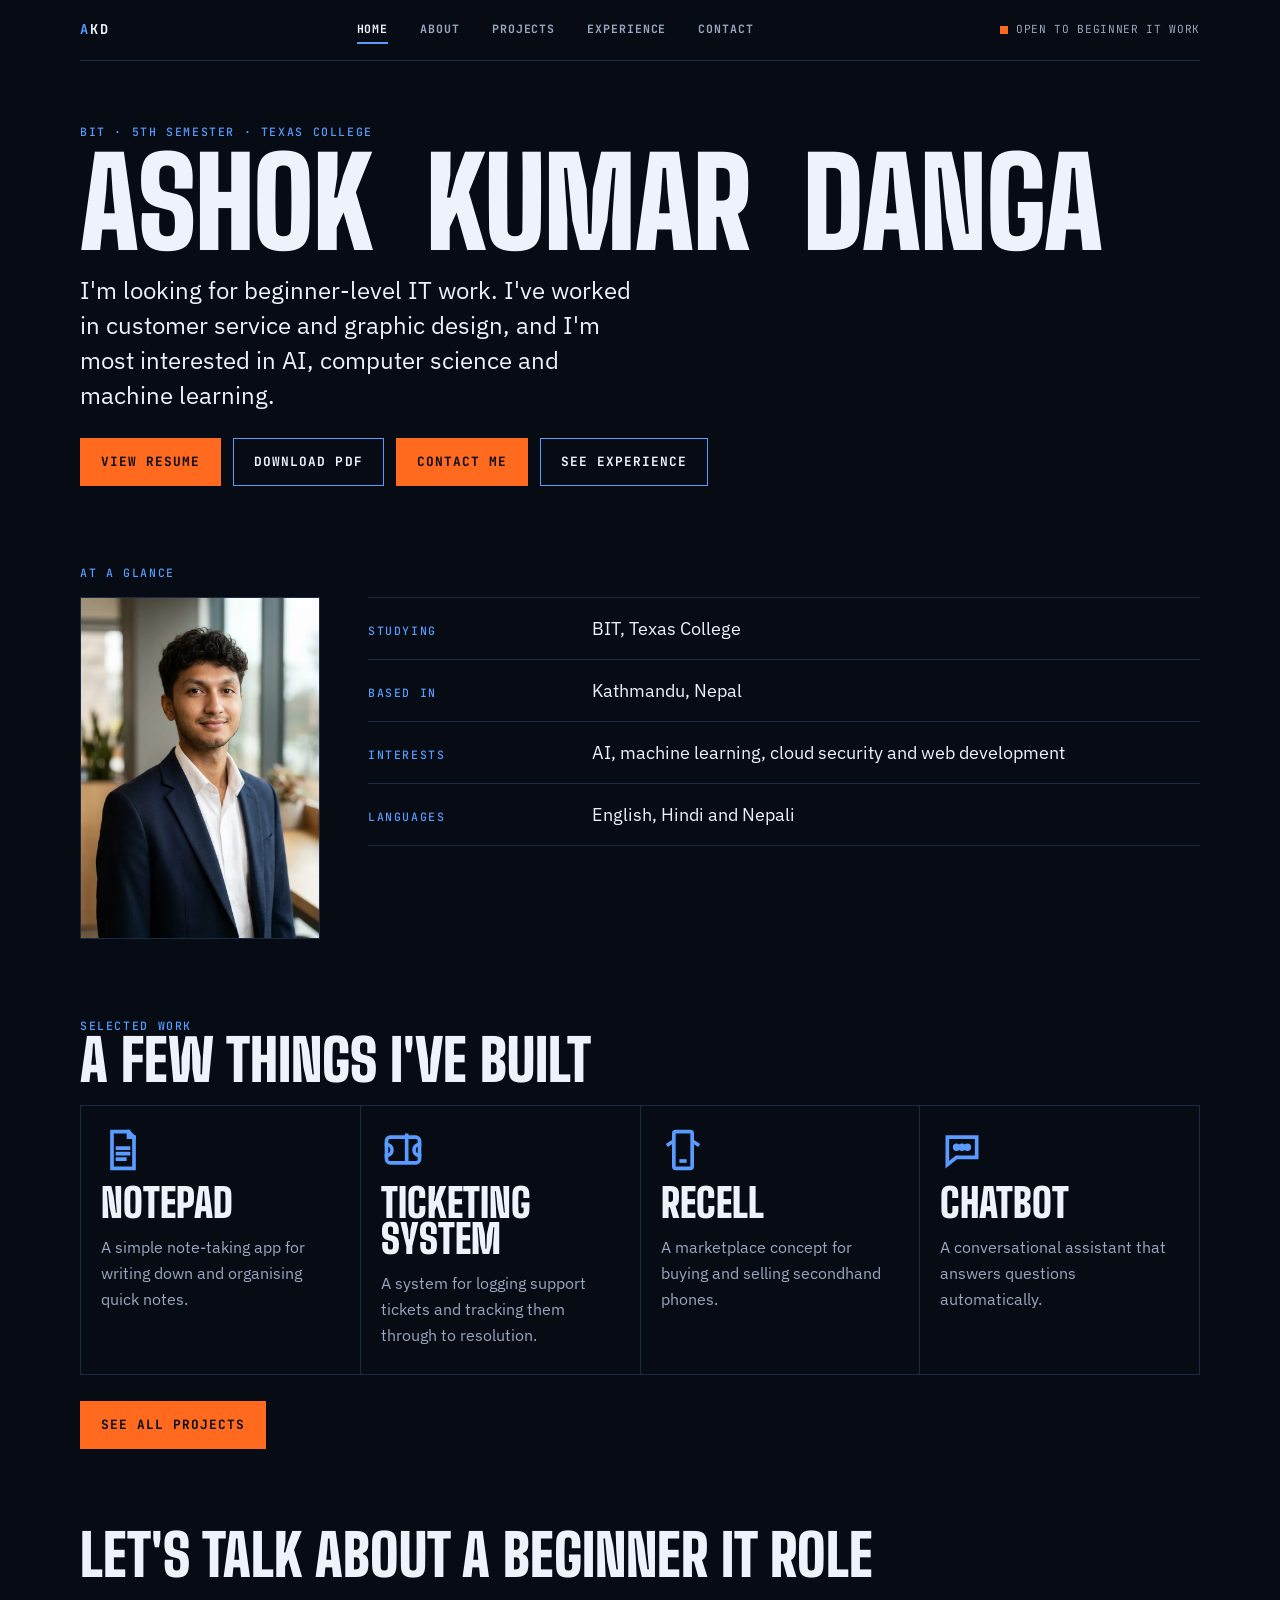
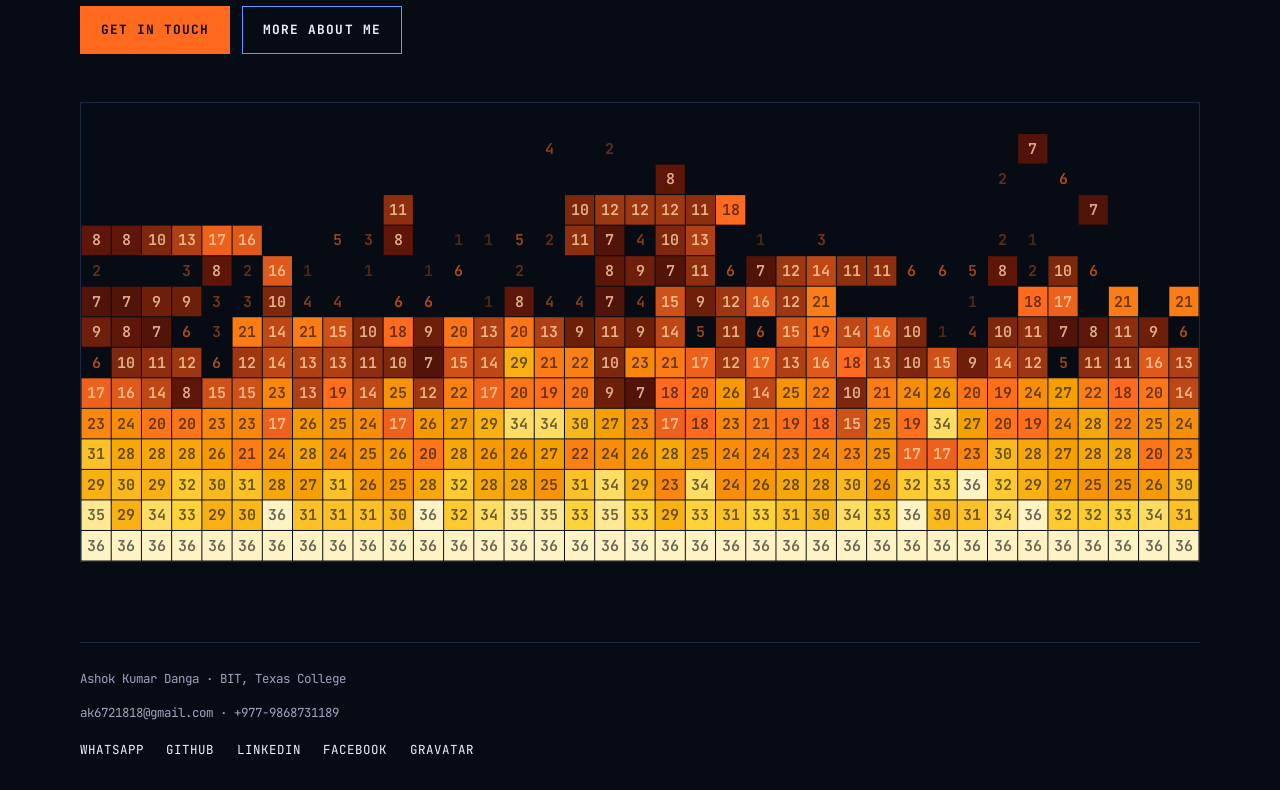
<file: index.html>
<!doctype html>
<html lang="en">
<head>
<meta charset="utf-8">
<meta name="viewport" content="width=device-width, initial-scale=1">
<title>Ashok Kumar Danga</title>
<meta name="description" content="Portfolio of Ashok Kumar Danga, a BIT student at Texas College looking for beginner-level IT work.">
<meta name="theme-color" content="#070b14">
<meta name="color-scheme" content="dark">
<link rel="preconnect" href="https://fonts.googleapis.com">
<link rel="preconnect" href="https://fonts.gstatic.com" crossorigin>
<link rel="stylesheet" href="https://fonts.googleapis.com/css2?family=Big+Shoulders+Display:wght@700;900&family=IBM+Plex+Sans:wght@400;600&family=JetBrains+Mono:wght@400;500;700&display=swap">
<link rel="stylesheet" href="style.css">
</head>
<body>
<a class="skip" href="#main">Skip to content</a>

<header class="top wrap">
  <a class="brand" href="index.html" aria-label="Ashok Kumar Danga, home"><b>A</b>KD</a>
  <nav class="nav" aria-label="Main">
    <a href="index.html" aria-current="page"><span class="roll"><span data-t="Home">Home</span></span></a>
    <a href="about.html"><span class="roll"><span data-t="About">About</span></span></a>
    <a href="projects.html"><span class="roll"><span data-t="Projects">Projects</span></span></a>
    <a href="experience.html"><span class="roll"><span data-t="Experience">Experience</span></span></a>
    <a href="contact.html"><span class="roll"><span data-t="Contact">Contact</span></span></a>
  </nav>
  <span class="status"><i class="dot" aria-hidden="true"></i>Open to beginner IT work</span>
</header>

<main id="main">
  <section class="hero wrap">
    <p class="label" data-scramble>BIT · 5th semester · Texas College</p>
    <h1 class="name" data-scramble data-heat><span class="w">Ashok</span> <span class="w">Kumar</span> <span class="w">Danga</span></h1>
    <p class="lead">I'm looking for beginner-level IT work. I've worked in customer service and graphic design, and I'm most interested in AI, computer science and machine learning.</p>
    <div class="actions">
      <a class="btn btn--solid" href="resume.html">View resume</a>
      <a class="btn" href="resume.pdf" download>Download PDF</a>
      <a class="btn btn--solid" href="contact.html"><span class="roll"><span data-t="Contact me">Contact me</span></span></a>
      <a class="btn" href="experience.html"><span class="roll"><span data-t="See experience">See experience</span></span></a>
    </div>

  </section>


  <section class="section wrap">
    <p class="label">At a glance</p>
    <div class="glance">
      <img class="photo glance-photo" src="img/ashok-800.webp" width="800" height="1142" alt="Ashok Kumar Danga" loading="lazy">
      <dl class="facts">
        <div><dt>Studying</dt><dd>BIT, Texas College</dd></div>
        <div><dt>Based in</dt><dd>Kathmandu, Nepal</dd></div>
        <div><dt>Interests</dt><dd>AI, machine learning, cloud security and web development</dd></div>
        <div><dt>Languages</dt><dd>English, Hindi and Nepali</dd></div>
      </dl>
    </div>
  </section>

  <section class="section wrap">
    <p class="label" data-scramble>Selected work</p>
    <h2 class="h2" data-scramble>A few things I've built</h2>
    <ul class="cards">
      <li class="card">
        <svg class="card-icon" viewBox="0 0 24 24" aria-hidden="true"><path d="M6 2h9l3 3v17H6z"/><path d="M15 2v3h3"/><path d="M9 11h6M9 14h6M9 17h4"/></svg>
        <h3 class="card-title">Notepad</h3>
        <p>A simple note-taking app for writing down and organising quick notes.</p>
      </li>
      <li class="card">
        <svg class="card-icon" viewBox="0 0 24 24" aria-hidden="true"><path d="M3 9v6M21 9v6"/><path d="M3 7a2 2 0 0 1 2-2h14a2 2 0 0 1 2 2v2a2 2 0 0 0 0 6v2a2 2 0 0 1-2 2H5a2 2 0 0 1-2-2v-2a2 2 0 0 0 0-6z"/><path d="M14 4v16" stroke-dasharray="2 2"/></svg>
        <h3 class="card-title">Ticketing system</h3>
        <p>A system for logging support tickets and tracking them through to resolution.</p>
      </li>
      <li class="card">
        <svg class="card-icon" viewBox="0 0 24 24" aria-hidden="true"><rect x="7" y="2" width="10" height="20" rx="1"/><path d="M11 18h2"/><path d="M4 9l3-2M20 9l-3-2" stroke-dasharray="2 2"/></svg>
        <h3 class="card-title">Recell</h3>
        <p>A marketplace concept for buying and selling secondhand phones.</p>
      </li>
      <li class="card">
        <svg class="card-icon" viewBox="0 0 24 24" aria-hidden="true"><path d="M4 5h16v11H9l-5 4z"/><circle cx="9" cy="10.5" r="1"/><circle cx="12" cy="10.5" r="1"/><circle cx="15" cy="10.5" r="1"/></svg>
        <h3 class="card-title">Chatbot</h3>
        <p>A conversational assistant that answers questions automatically.</p>
      </li>
    </ul>
    <div class="actions">
      <a class="btn btn--solid" href="projects.html"><span class="roll"><span data-t="See all projects">See all projects</span></span></a>
    </div>
  </section>

  <section class="section wrap">
    <h2 class="h2" data-scramble>Let's talk about a beginner IT role</h2>
    <div class="actions">
      <a class="btn btn--solid" href="contact.html"><span class="roll"><span data-t="Get in touch">Get in touch</span></span></a>
      <a class="btn" href="about.html"><span class="roll"><span data-t="More about me">More about me</span></span></a>
    </div>
  </section>
  <div class="fire-wrap wrap">
    <canvas class="fire" data-fire data-source="36" aria-hidden="true"></canvas>
  </div>
</main>

<footer class="foot wrap">
  <p>Ashok Kumar Danga · BIT, Texas College</p>
  <p>ak6721818@gmail.com · +977-9868731189</p>
  <ul class="foot-links">
    <li><a href="https://wa.me/9779868731189" target="_blank" rel="noopener" data-social="whatsapp"><span class="roll"><span data-t="WhatsApp">WhatsApp</span></span></a></li>
    <li data-social="github" hidden><a><span class="roll"><span data-t="GitHub">GitHub</span></span></a></li>
    <li data-social="linkedin" hidden><a><span class="roll"><span data-t="LinkedIn">LinkedIn</span></span></a></li>
    <li data-social="facebook" hidden><a><span class="roll"><span data-t="Facebook">Facebook</span></span></a></li>
    <li data-social="gravatar" hidden><a><span class="roll"><span data-t="Gravatar">Gravatar</span></span></a></li>
  </ul>
</footer>

<script src="config.js"></script>
<script src="effects.js"></script>
</body>
</html>
</file>
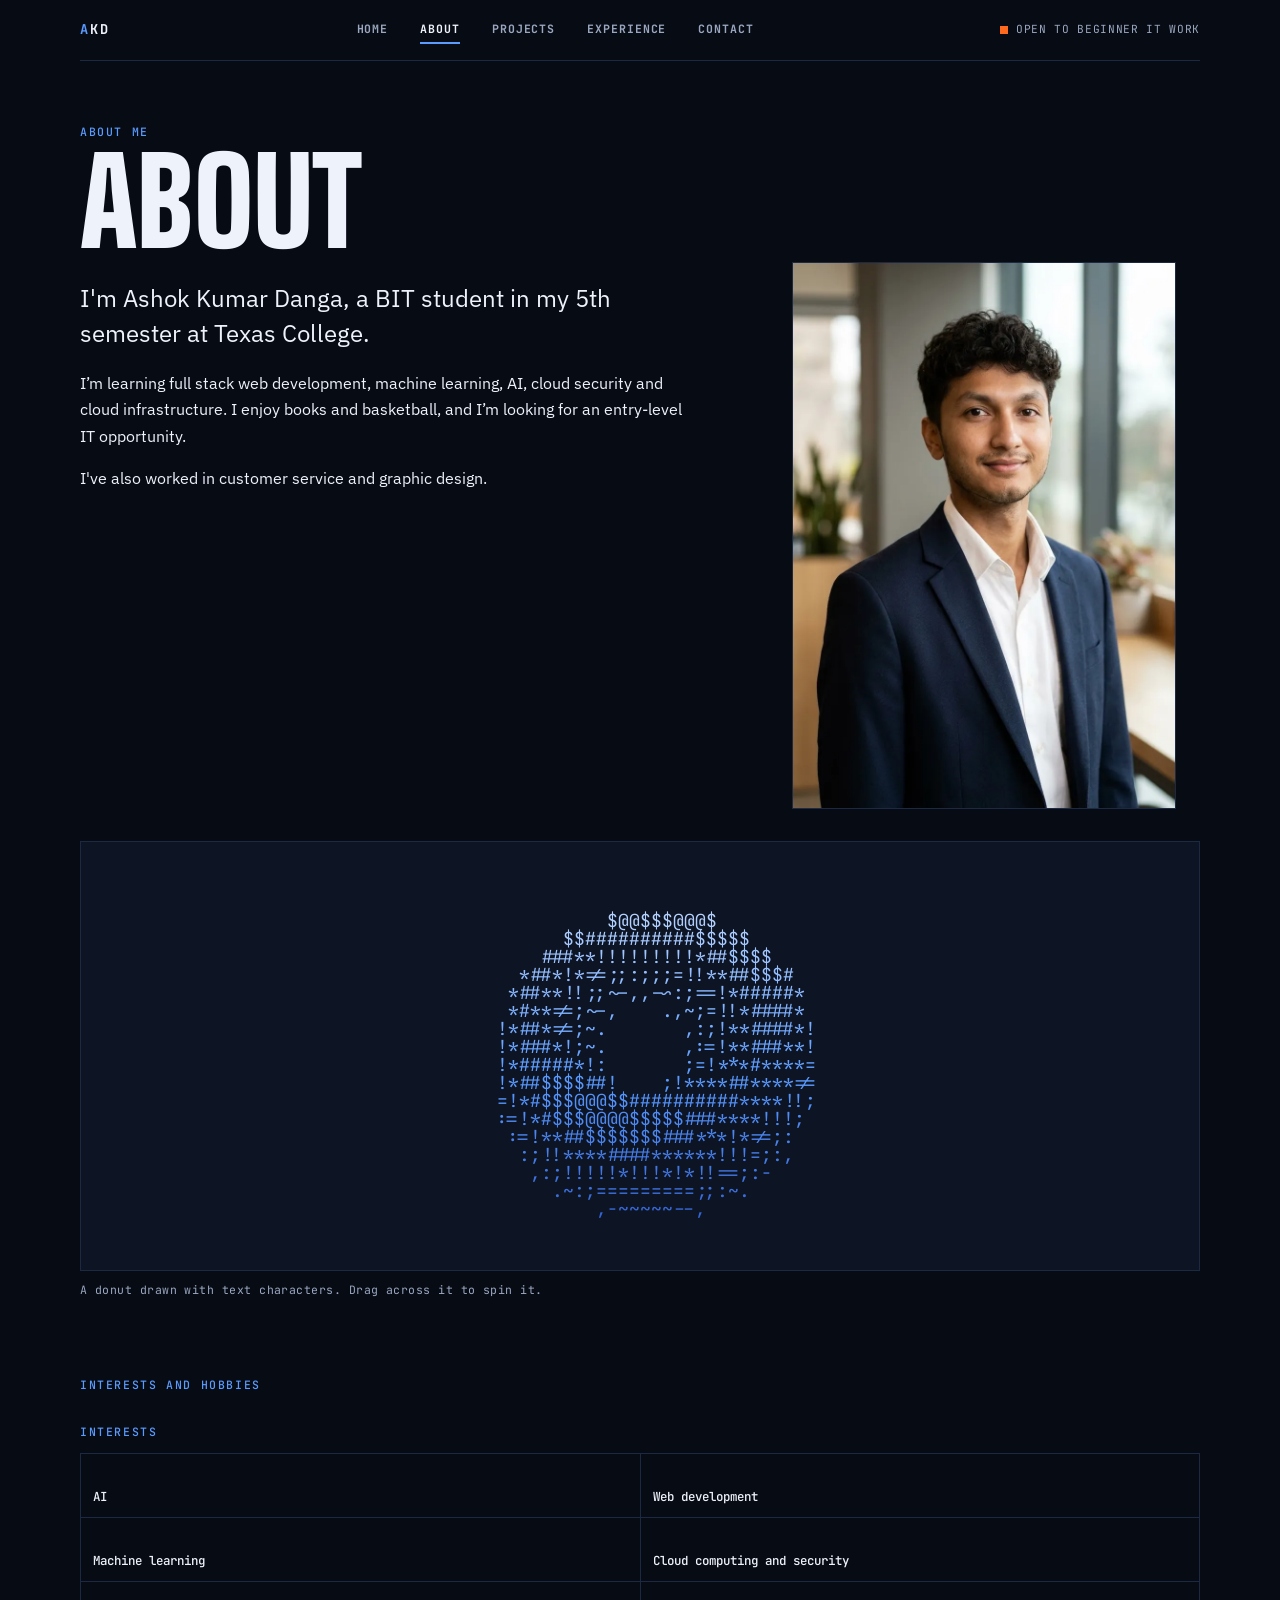
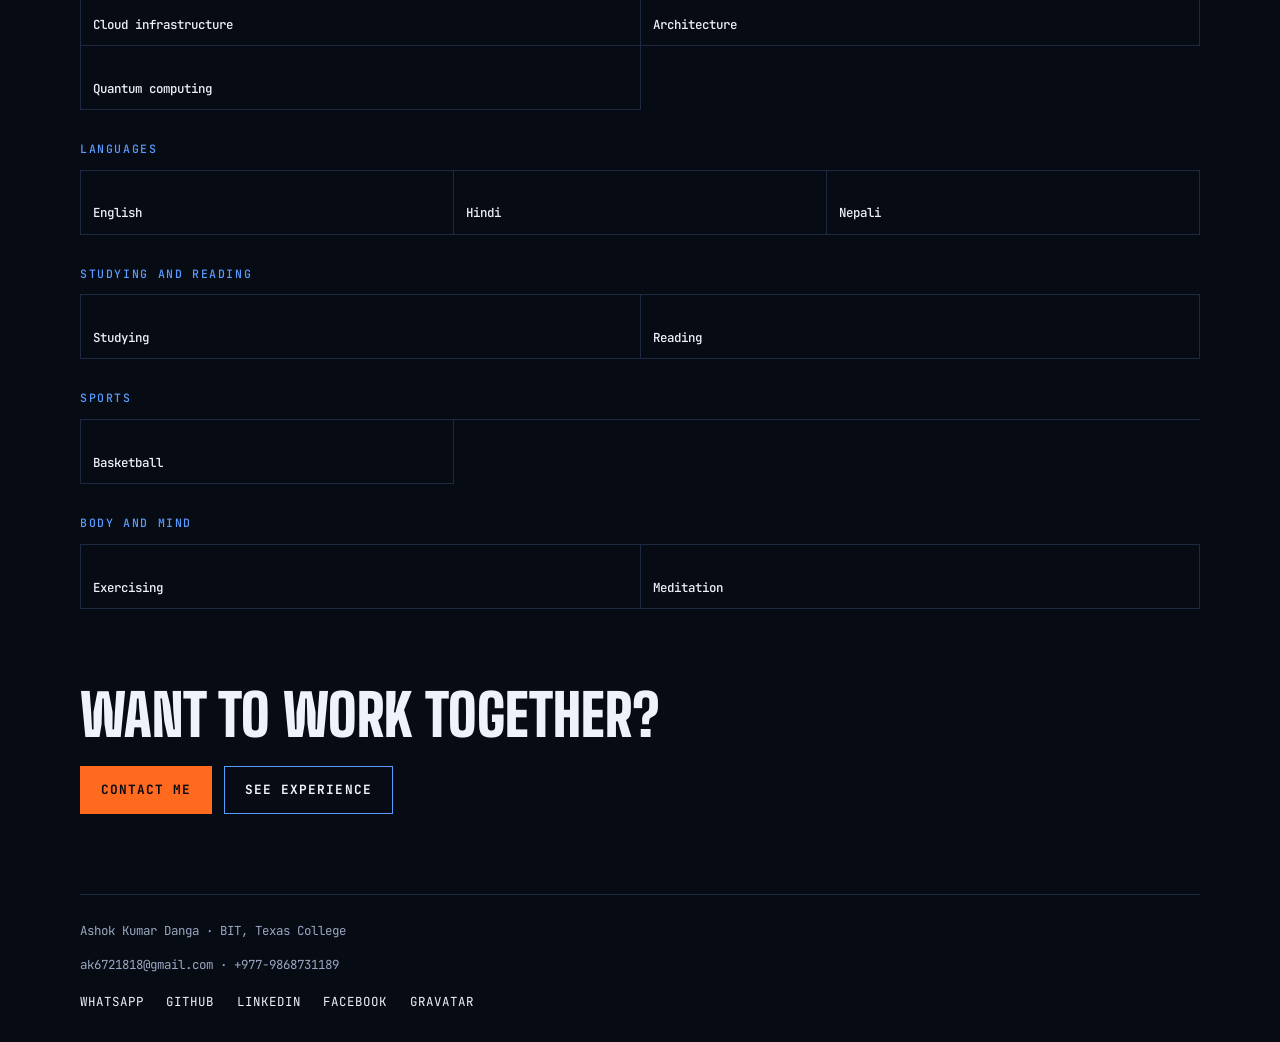
<file: about.html>
<!doctype html>
<html lang="en">
<head>
<meta charset="utf-8">
<meta name="viewport" content="width=device-width, initial-scale=1">
<title>About - Ashok Kumar Danga</title>
<meta name="description" content="About Ashok Kumar Danga: BIT student at Texas College interested in AI, computer science and machine learning.">
<meta name="theme-color" content="#070b14">
<meta name="color-scheme" content="dark">
<link rel="preconnect" href="https://fonts.googleapis.com">
<link rel="preconnect" href="https://fonts.gstatic.com" crossorigin>
<link rel="stylesheet" href="https://fonts.googleapis.com/css2?family=Big+Shoulders+Display:wght@700;900&family=IBM+Plex+Sans:wght@400;600&family=JetBrains+Mono:wght@400;500;700&display=swap">
<link rel="stylesheet" href="style.css">
</head>
<body>
<a class="skip" href="#main">Skip to content</a>

<header class="top wrap">
  <a class="brand" href="index.html" aria-label="Ashok Kumar Danga, home"><b>A</b>KD</a>
  <nav class="nav" aria-label="Main">
    <a href="index.html"><span class="roll"><span data-t="Home">Home</span></span></a>
    <a href="about.html" aria-current="page"><span class="roll"><span data-t="About">About</span></span></a>
    <a href="projects.html"><span class="roll"><span data-t="Projects">Projects</span></span></a>
    <a href="experience.html"><span class="roll"><span data-t="Experience">Experience</span></span></a>
    <a href="contact.html"><span class="roll"><span data-t="Contact">Contact</span></span></a>
  </nav>
  <span class="status"><i class="dot" aria-hidden="true"></i>Open to beginner IT work</span>
</header>

<main id="main">
  <section class="hero wrap">
    <p class="label" data-scramble>About me</p>
    <h1 class="page-title" data-scramble data-heat>About</h1>

    <div class="about-grid">
      <div>
        <p class="lead">I'm Ashok Kumar Danga, a BIT student in my 5th semester at Texas College.</p>
        <div class="prose" style="margin-top:1.2rem">
          <p>I’m learning full stack web development, machine learning, AI, cloud security and cloud infrastructure. I enjoy books and basketball, and I’m looking for an entry-level IT opportunity.</p>
          <p>I've also worked in customer service and graphic design.</p>
        </div>
      </div>
      <img class="photo about-photo" src="img/ashok-800.webp" width="800" height="1142" alt="Ashok Kumar Danga">
    </div>

    <div class="ascii-wrap">
      <pre class="ascii" data-ascii data-cols="38" data-rows="22" aria-hidden="true"></pre>
    </div>
    <p class="caption"><span>A donut drawn with text characters. Drag across it to spin it.</span></p>
  </section>

  <section class="section wrap">
    <p class="label" data-scramble>Interests and hobbies</p>

    <div class="group">
      <h3>Interests</h3>
      <ul class="cells" style="--n:2">
        <li>AI</li>
        <li>Web development</li>
        <li>Machine learning</li>
        <li>Cloud computing and security</li>
        <li>Cloud infrastructure</li>
        <li>Architecture</li>
        <li>Quantum computing</li>
      </ul>
    </div>

    <div class="group">
      <h3>Languages</h3>
      <ul class="cells" style="--n:3"><li>English</li><li>Hindi</li><li>Nepali</li></ul>
    </div>

    <div class="group">
      <h3>Studying and reading</h3>
      <ul class="cells" style="--n:2">
        <li>Studying</li>
        <li>Reading</li>
      </ul>
    </div>

    <div class="group">
      <h3>Sports</h3>
      <ul class="cells" style="--n:3">
        <li>Basketball</li>
      </ul>
    </div>

    <div class="group">
      <h3>Body and mind</h3>
      <ul class="cells" style="--n:2">
        <li>Exercising</li>
        <li>Meditation</li>
      </ul>
    </div>
  </section>

  <section class="section wrap">
    <h2 class="h2" data-scramble>Want to work together?</h2>
    <div class="actions">
      <a class="btn btn--solid" href="contact.html"><span class="roll"><span data-t="Contact me">Contact me</span></span></a>
      <a class="btn" href="experience.html"><span class="roll"><span data-t="See experience">See experience</span></span></a>
    </div>
  </section>
</main>

<footer class="foot wrap">
  <p>Ashok Kumar Danga · BIT, Texas College</p>
  <p>ak6721818@gmail.com · +977-9868731189</p>
  <ul class="foot-links">
    <li><a href="https://wa.me/9779868731189" target="_blank" rel="noopener" data-social="whatsapp"><span class="roll"><span data-t="WhatsApp">WhatsApp</span></span></a></li>
    <li data-social="github" hidden><a><span class="roll"><span data-t="GitHub">GitHub</span></span></a></li>
    <li data-social="linkedin" hidden><a><span class="roll"><span data-t="LinkedIn">LinkedIn</span></span></a></li>
    <li data-social="facebook" hidden><a><span class="roll"><span data-t="Facebook">Facebook</span></span></a></li>
    <li data-social="gravatar" hidden><a><span class="roll"><span data-t="Gravatar">Gravatar</span></span></a></li>
  </ul>
</footer>

<script src="config.js"></script>
<script src="effects.js"></script>
</body>
</html>
</file>
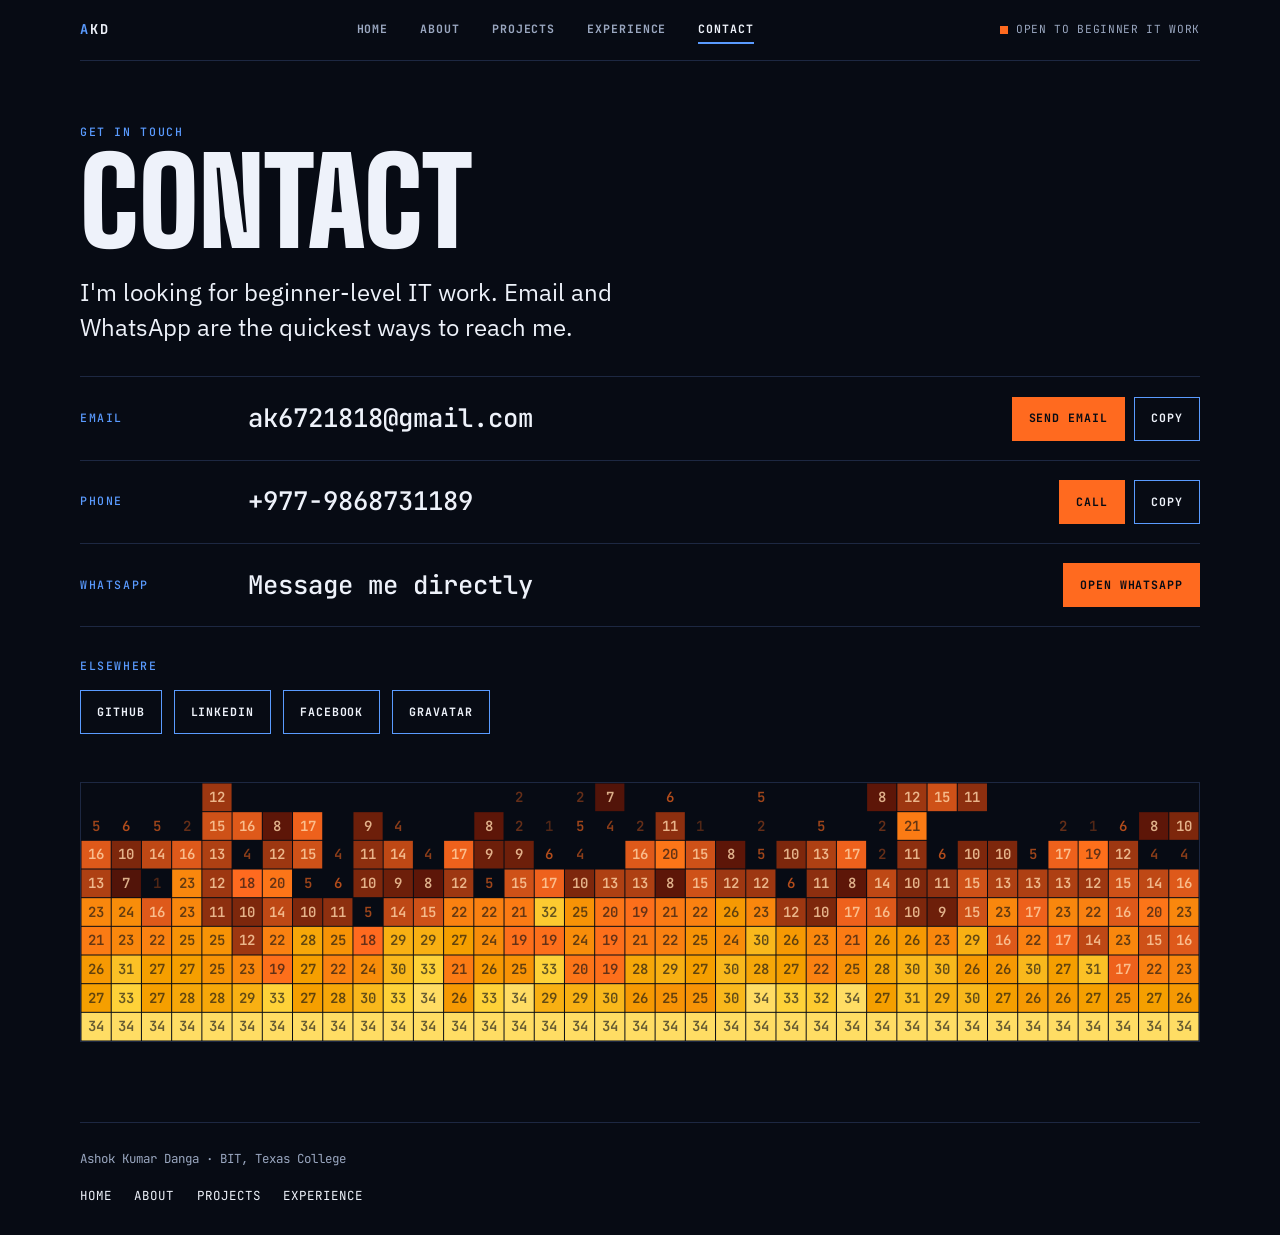
<file: contact.html>
<!doctype html>
<html lang="en">
<head>
<meta charset="utf-8">
<meta name="viewport" content="width=device-width, initial-scale=1">
<title>Contact - Ashok Kumar Danga</title>
<meta name="description" content="Contact Ashok Kumar Danga by email, phone or WhatsApp.">
<meta name="theme-color" content="#070b14">
<meta name="color-scheme" content="dark">
<link rel="preconnect" href="https://fonts.googleapis.com">
<link rel="preconnect" href="https://fonts.gstatic.com" crossorigin>
<link rel="stylesheet" href="https://fonts.googleapis.com/css2?family=Big+Shoulders+Display:wght@700;900&family=IBM+Plex+Sans:wght@400;600&family=JetBrains+Mono:wght@400;500;700&display=swap">
<link rel="stylesheet" href="style.css">
</head>
<body>
<a class="skip" href="#main">Skip to content</a>

<header class="top wrap">
  <a class="brand" href="index.html" aria-label="Ashok Kumar Danga, home"><b>A</b>KD</a>
  <nav class="nav" aria-label="Main">
    <a href="index.html"><span class="roll"><span data-t="Home">Home</span></span></a>
    <a href="about.html"><span class="roll"><span data-t="About">About</span></span></a>
    <a href="projects.html"><span class="roll"><span data-t="Projects">Projects</span></span></a>
    <a href="experience.html"><span class="roll"><span data-t="Experience">Experience</span></span></a>
    <a href="contact.html" aria-current="page"><span class="roll"><span data-t="Contact">Contact</span></span></a>
  </nav>
  <span class="status"><i class="dot" aria-hidden="true"></i>Open to beginner IT work</span>
</header>

<main id="main">
  <section class="hero wrap">
    <p class="label" data-scramble>Get in touch</p>
    <h1 class="page-title" data-scramble data-heat>Contact</h1>
    <p class="lead">I'm looking for beginner-level IT work. Email and WhatsApp are the quickest ways to reach me.</p>

    <ul class="channels">
      <li class="channel">
        <span class="k">Email</span>
        <span class="v" id="email">ak6721818@gmail.com</span>
        <div class="row">
          <a class="btn btn--small btn--solid" href="mailto:ak6721818@gmail.com"><span class="roll"><span data-t="Send email">Send email</span></span></a>
          <button class="btn btn--small" type="button" data-copy="ak6721818@gmail.com" data-target="email"><span class="roll"><span data-t="Copy">Copy</span></span></button>
        </div>
      </li>
      <li class="channel">
        <span class="k">Phone</span>
        <span class="v" id="phone">+977-9868731189</span>
        <div class="row">
          <a class="btn btn--small btn--solid" href="tel:+9779868731189"><span class="roll"><span data-t="Call">Call</span></span></a>
          <button class="btn btn--small" type="button" data-copy="+977-9868731189" data-target="phone"><span class="roll"><span data-t="Copy">Copy</span></span></button>
        </div>
      </li>
      <li class="channel">
        <span class="k">WhatsApp</span>
        <span class="v">Message me directly</span>
        <div class="row">
          <a class="btn btn--small btn--solid" href="https://wa.me/9779868731189" target="_blank" rel="noopener" data-social="whatsapp"><span class="roll"><span data-t="Open WhatsApp">Open WhatsApp</span></span></a>
        </div>
      </li>
    </ul>

    <div class="group" data-social-group hidden>
      <h3>Elsewhere</h3>
      <ul class="socials">
        <li data-social="github" hidden><a class="btn btn--small"><span class="roll"><span data-t="GitHub">GitHub</span></span></a></li>
        <li data-social="linkedin" hidden><a class="btn btn--small"><span class="roll"><span data-t="LinkedIn">LinkedIn</span></span></a></li>
        <li data-social="facebook" hidden><a class="btn btn--small"><span class="roll"><span data-t="Facebook">Facebook</span></span></a></li>
        <li data-social="gravatar" hidden><a class="btn btn--small"><span class="roll"><span data-t="Gravatar">Gravatar</span></span></a></li>
      </ul>
    </div>

    <div class="fire-wrap">
      <canvas class="fire fire--strip" data-fire data-source="34" data-burn="0.8" aria-hidden="true"></canvas>
    </div>


  </section>
</main>

<footer class="foot wrap">
  <p>Ashok Kumar Danga · BIT, Texas College</p>
  <ul class="foot-links">
    <li><a href="index.html"><span class="roll"><span data-t="Home">Home</span></span></a></li>
    <li><a href="about.html"><span class="roll"><span data-t="About">About</span></span></a></li>
    <li><a href="projects.html"><span class="roll"><span data-t="Projects">Projects</span></span></a></li>
    <li><a href="experience.html"><span class="roll"><span data-t="Experience">Experience</span></span></a></li>
  </ul>
</footer>

<script src="config.js"></script>
<script src="effects.js"></script>
</body>
</html>
</file>
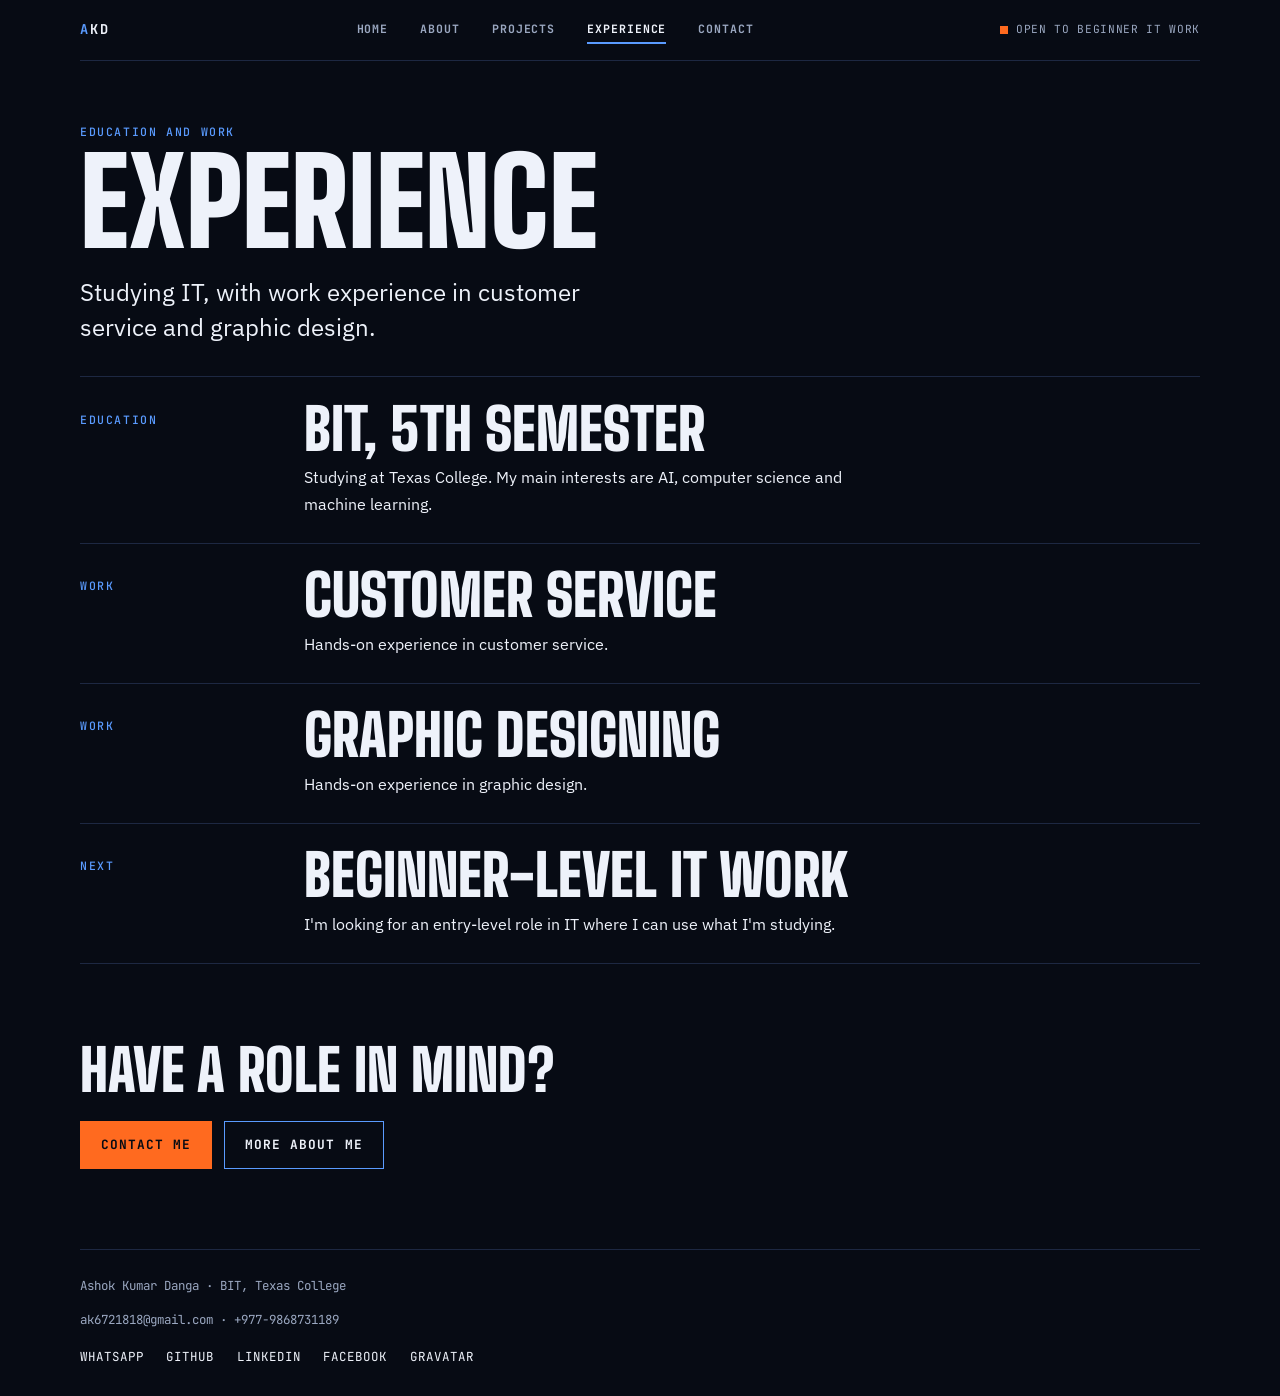
<file: experience.html>
<!doctype html>
<html lang="en">
<head>
<meta charset="utf-8">
<meta name="viewport" content="width=device-width, initial-scale=1">
<title>Experience - Ashok Kumar Danga</title>
<meta name="description" content="Education and work experience of Ashok Kumar Danga: BIT at Texas College, customer service and graphic design.">
<meta name="theme-color" content="#070b14">
<meta name="color-scheme" content="dark">
<link rel="preconnect" href="https://fonts.googleapis.com">
<link rel="preconnect" href="https://fonts.gstatic.com" crossorigin>
<link rel="stylesheet" href="https://fonts.googleapis.com/css2?family=Big+Shoulders+Display:wght@700;900&family=IBM+Plex+Sans:wght@400;600&family=JetBrains+Mono:wght@400;500;700&display=swap">
<link rel="stylesheet" href="style.css">
</head>
<body>
<a class="skip" href="#main">Skip to content</a>

<header class="top wrap">
  <a class="brand" href="index.html" aria-label="Ashok Kumar Danga, home"><b>A</b>KD</a>
  <nav class="nav" aria-label="Main">
    <a href="index.html"><span class="roll"><span data-t="Home">Home</span></span></a>
    <a href="about.html"><span class="roll"><span data-t="About">About</span></span></a>
    <a href="projects.html"><span class="roll"><span data-t="Projects">Projects</span></span></a>
    <a href="experience.html" aria-current="page"><span class="roll"><span data-t="Experience">Experience</span></span></a>
    <a href="contact.html"><span class="roll"><span data-t="Contact">Contact</span></span></a>
  </nav>
  <span class="status"><i class="dot" aria-hidden="true"></i>Open to beginner IT work</span>
</header>

<main id="main">
  <section class="hero wrap">
    <p class="label" data-scramble>Education and work</p>
    <h1 class="page-title" data-scramble data-heat>Experience</h1>
    <p class="lead">Studying IT, with work experience in customer service and graphic design.</p>

    <div class="entries">
      <article class="entry">
        <p class="tag">Education</p>
        <div>
          <h2 data-scramble>BIT, 5th semester</h2>
          <p>Studying at Texas College. My main interests are AI, computer science and machine learning.</p>
        </div>
      </article>

      <article class="entry">
        <p class="tag">Work</p>
        <div>
          <h2 data-scramble>Customer service</h2>
          <p>Hands-on experience in customer service.</p>
        </div>
      </article>

      <article class="entry">
        <p class="tag">Work</p>
        <div>
          <h2 data-scramble>Graphic designing</h2>
          <p>Hands-on experience in graphic design.</p>
        </div>
      </article>

      <article class="entry">
        <p class="tag">Next</p>
        <div>
          <h2 data-scramble>Beginner-level IT work</h2>
          <p>I'm looking for an entry-level role in IT where I can use what I'm studying.</p>
        </div>
      </article>
    </div>
  </section>

  <section class="section wrap">
    <h2 class="h2" data-scramble>Have a role in mind?</h2>
    <div class="actions">
      <a class="btn btn--solid" href="contact.html"><span class="roll"><span data-t="Contact me">Contact me</span></span></a>
      <a class="btn" href="about.html"><span class="roll"><span data-t="More about me">More about me</span></span></a>
    </div>
  </section>
</main>

<footer class="foot wrap">
  <p>Ashok Kumar Danga · BIT, Texas College</p>
  <p>ak6721818@gmail.com · +977-9868731189</p>
  <ul class="foot-links">
    <li><a href="https://wa.me/9779868731189" target="_blank" rel="noopener" data-social="whatsapp"><span class="roll"><span data-t="WhatsApp">WhatsApp</span></span></a></li>
    <li data-social="github" hidden><a><span class="roll"><span data-t="GitHub">GitHub</span></span></a></li>
    <li data-social="linkedin" hidden><a><span class="roll"><span data-t="LinkedIn">LinkedIn</span></span></a></li>
    <li data-social="facebook" hidden><a><span class="roll"><span data-t="Facebook">Facebook</span></span></a></li>
    <li data-social="gravatar" hidden><a><span class="roll"><span data-t="Gravatar">Gravatar</span></span></a></li>
  </ul>
</footer>

<script src="config.js"></script>
<script src="effects.js"></script>
</body>
</html>
</file>
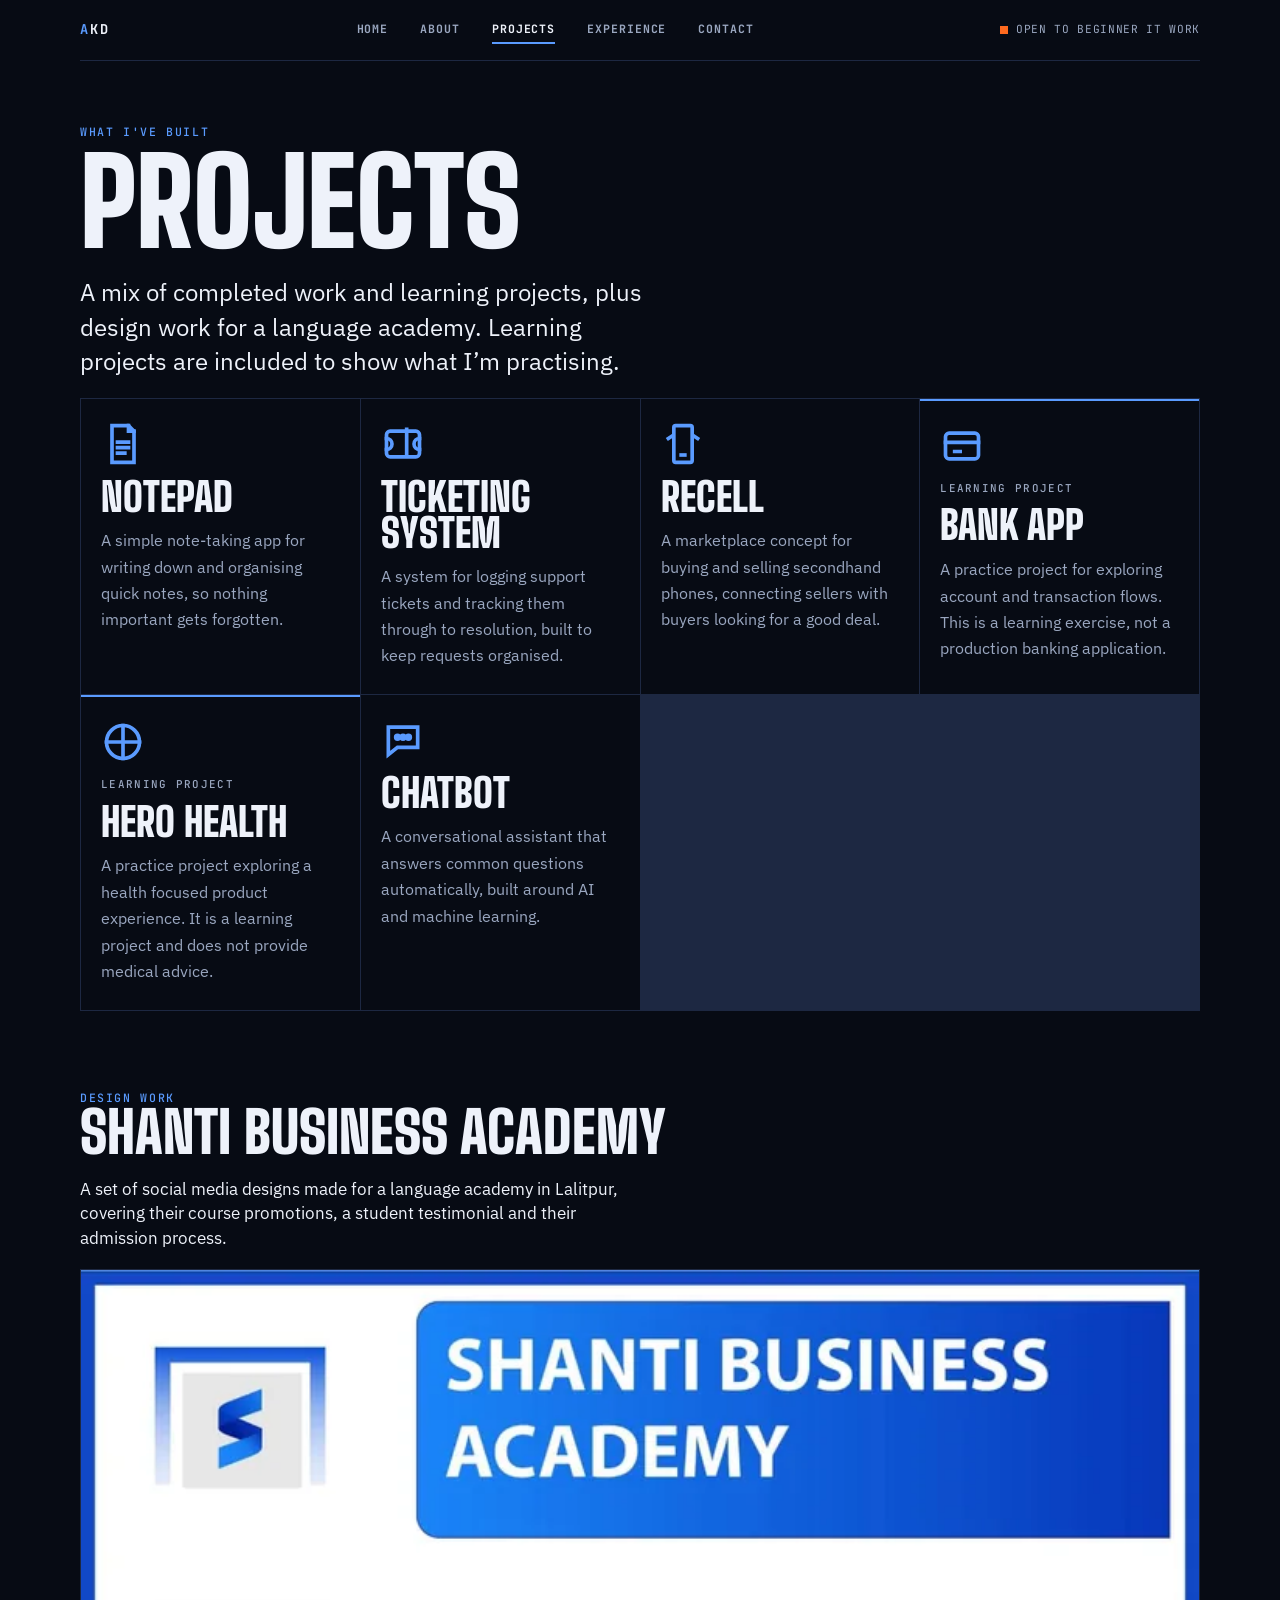
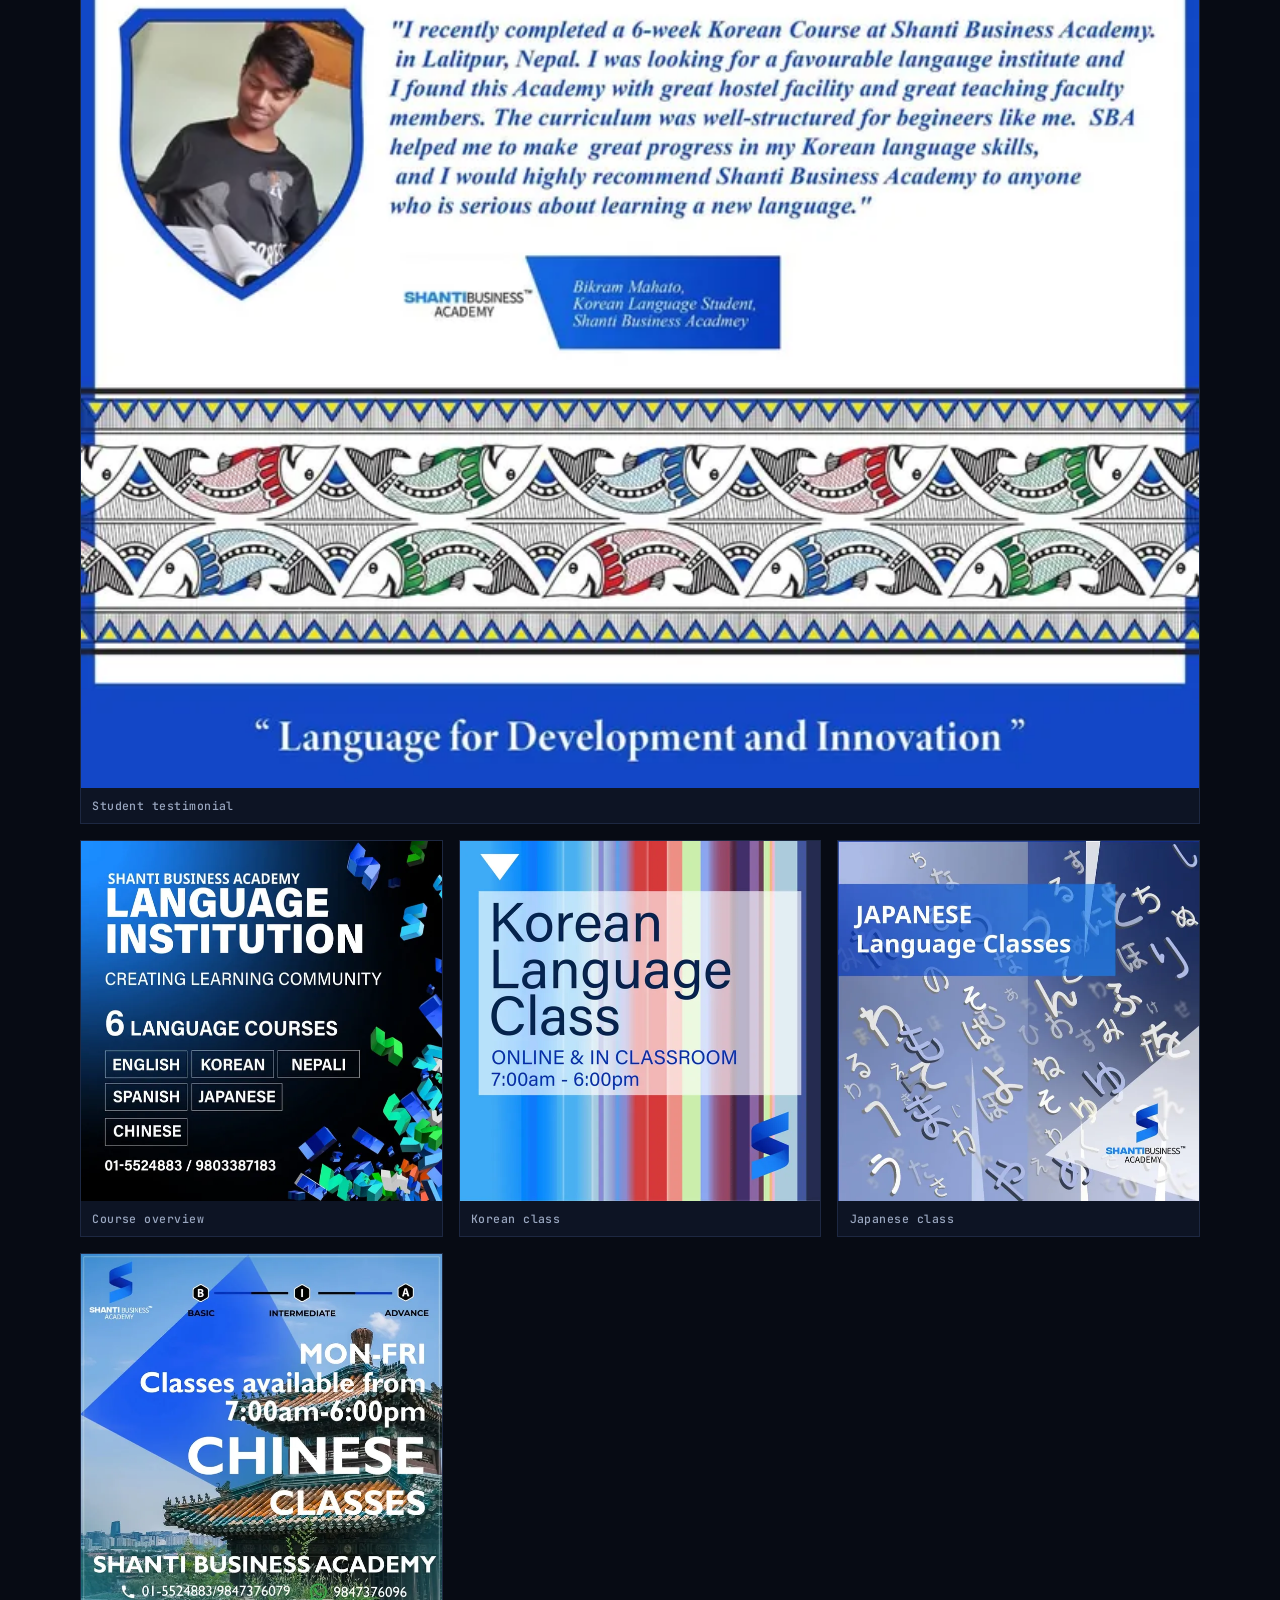
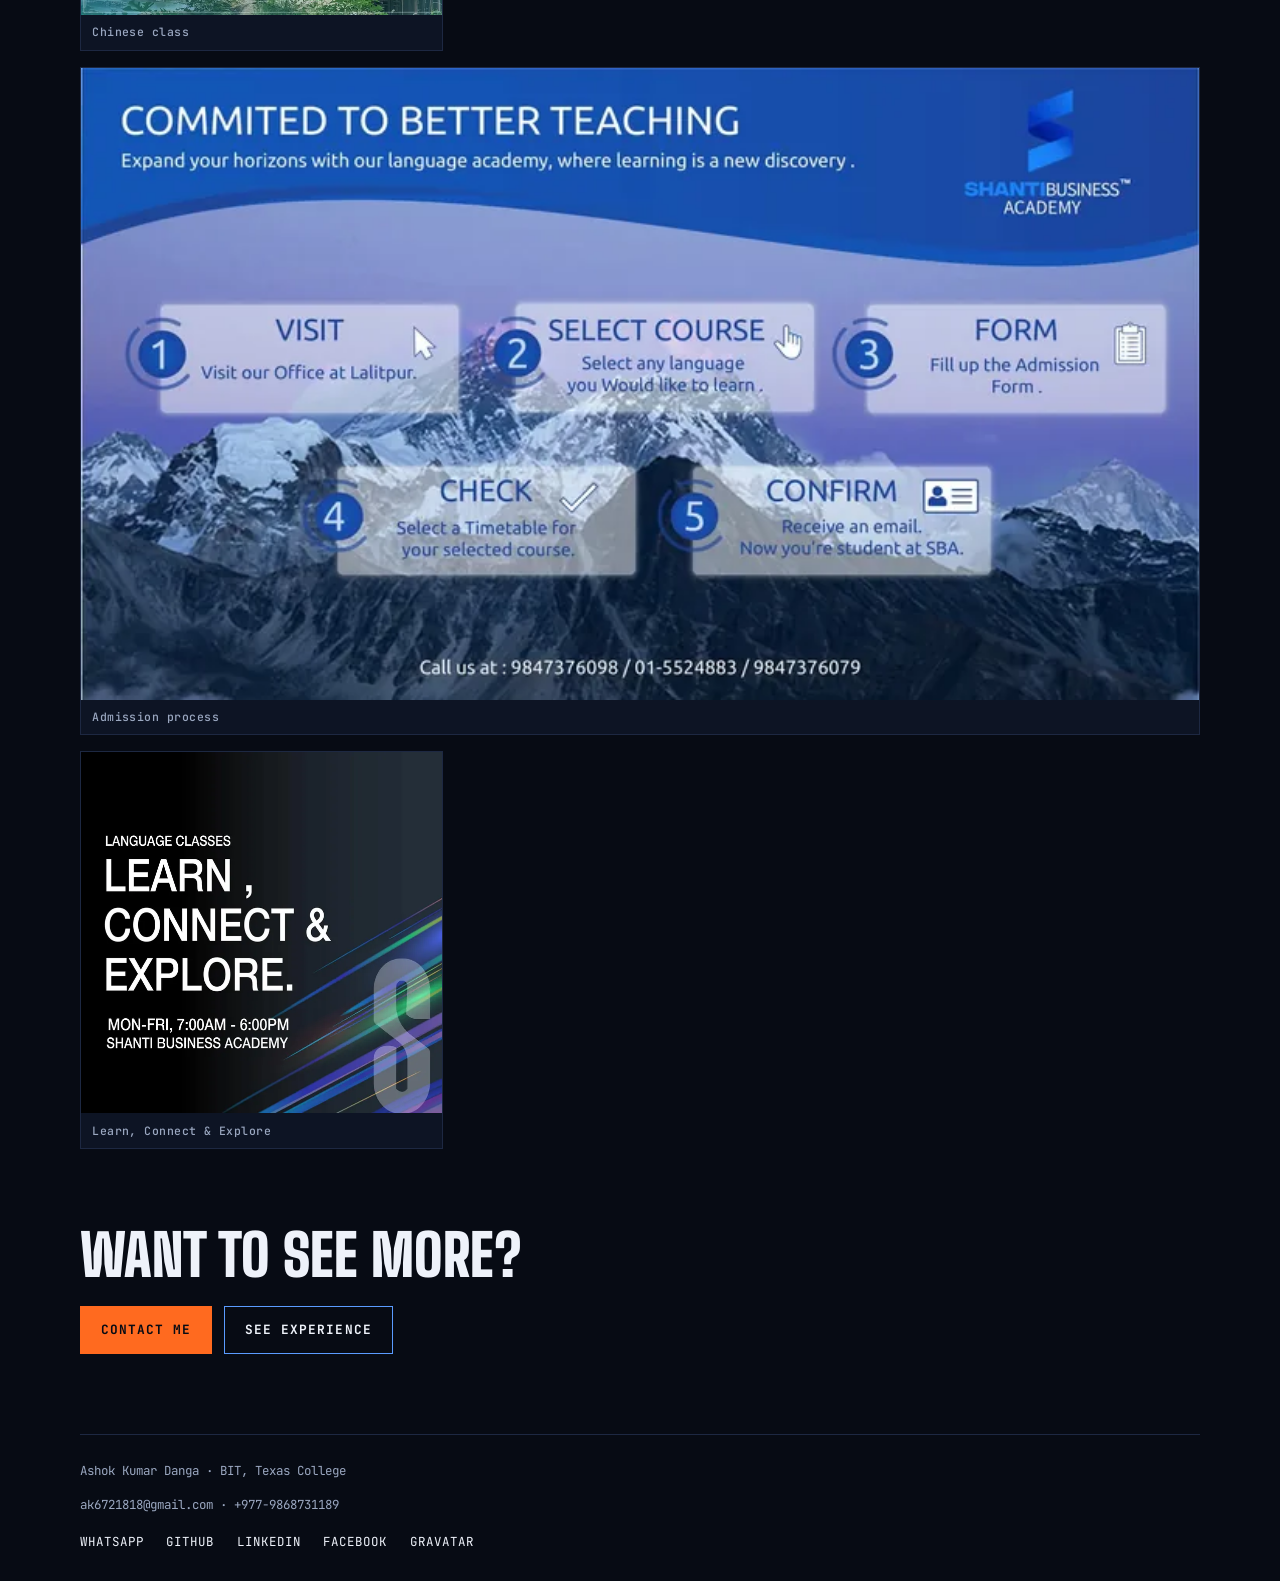
<file: projects.html>
<!doctype html>
<html lang="en">
<head>
<meta charset="utf-8">
<meta name="viewport" content="width=device-width, initial-scale=1">
<title>Projects - Ashok Kumar Danga</title>
<meta name="description" content="Projects by Ashok Kumar Danga: Notepad, a ticketing system, Recell and a chatbot, plus design work for Shanti Business Academy.">
<meta name="theme-color" content="#070b14">
<meta name="color-scheme" content="dark">
<link rel="preconnect" href="https://fonts.googleapis.com">
<link rel="preconnect" href="https://fonts.gstatic.com" crossorigin>
<link rel="stylesheet" href="https://fonts.googleapis.com/css2?family=Big+Shoulders+Display:wght@700;900&family=IBM+Plex+Sans:wght@400;600&family=JetBrains+Mono:wght@400;500;700&display=swap">
<link rel="stylesheet" href="style.css">
</head>
<body>
<a class="skip" href="#main">Skip to content</a>

<header class="top wrap">
  <a class="brand" href="index.html" aria-label="Ashok Kumar Danga, home"><b>A</b>KD</a>
  <nav class="nav" aria-label="Main">
    <a href="index.html"><span class="roll"><span data-t="Home">Home</span></span></a>
    <a href="about.html"><span class="roll"><span data-t="About">About</span></span></a>
    <a href="projects.html" aria-current="page"><span class="roll"><span data-t="Projects">Projects</span></span></a>
    <a href="experience.html"><span class="roll"><span data-t="Experience">Experience</span></span></a>
    <a href="contact.html"><span class="roll"><span data-t="Contact">Contact</span></span></a>
  </nav>
  <span class="status"><i class="dot" aria-hidden="true"></i>Open to beginner IT work</span>
</header>

<main id="main">
  <section class="hero wrap">
    <p class="label" data-scramble>What I've built</p>
    <h1 class="page-title" data-scramble data-heat>Projects</h1>
    <p class="lead">A mix of completed work and learning projects, plus design work for a language academy. Learning projects are included to show what I’m practising.</p>

    <ul class="cards">
      <li class="card">
        <svg class="card-icon" viewBox="0 0 24 24" aria-hidden="true"><path d="M6 2h9l3 3v17H6z"/><path d="M15 2v3h3"/><path d="M9 11h6M9 14h6M9 17h4"/></svg>
        <h3 class="card-title" data-scramble>Notepad</h3>
        <p>A simple note-taking app for writing down and organising quick notes, so nothing important gets forgotten.</p>
      </li>
      <li class="card">
        <svg class="card-icon" viewBox="0 0 24 24" aria-hidden="true"><path d="M3 9v6M21 9v6"/><path d="M3 7a2 2 0 0 1 2-2h14a2 2 0 0 1 2 2v2a2 2 0 0 0 0 6v2a2 2 0 0 1-2 2H5a2 2 0 0 1-2-2v-2a2 2 0 0 0 0-6z"/><path d="M14 4v16" stroke-dasharray="2 2"/></svg>
        <h3 class="card-title" data-scramble>Ticketing system</h3>
        <p>A system for logging support tickets and tracking them through to resolution, built to keep requests organised.</p>
      </li>
      <li class="card">
        <svg class="card-icon" viewBox="0 0 24 24" aria-hidden="true"><rect x="7" y="2" width="10" height="20" rx="1"/><path d="M11 18h2"/><path d="M4 9l3-2M20 9l-3-2" stroke-dasharray="2 2"/></svg>
        <h3 class="card-title" data-scramble>Recell</h3>
        <p>A marketplace concept for buying and selling secondhand phones, connecting sellers with buyers looking for a good deal.</p>
      </li>
      <li class="card learning-card">
        <svg class="card-icon" viewBox="0 0 24 24" aria-hidden="true"><rect x="3" y="5" width="18" height="14" rx="2"/><path d="M3 10h18M8 15h3"/></svg>
        <p class="project-kind">Learning project</p>
        <h3 class="card-title">Bank app</h3>
        <p>A practice project for exploring account and transaction flows. This is a learning exercise, not a production banking application.</p>
      </li>
      <li class="card learning-card">
        <svg class="card-icon" viewBox="0 0 24 24" aria-hidden="true"><path d="M12 3v18M3 12h18"/><circle cx="12" cy="12" r="9"/></svg>
        <p class="project-kind">Learning project</p>
        <h3 class="card-title">Hero Health</h3>
        <p>A practice project exploring a health focused product experience. It is a learning project and does not provide medical advice.</p>
      </li>
      <li class="card">
        <svg class="card-icon" viewBox="0 0 24 24" aria-hidden="true"><path d="M4 5h16v11H9l-5 4z"/><circle cx="9" cy="10.5" r="1"/><circle cx="12" cy="10.5" r="1"/><circle cx="15" cy="10.5" r="1"/></svg>
        <h3 class="card-title" data-scramble>Chatbot</h3>
        <p>A conversational assistant that answers common questions automatically, built around AI and machine learning.</p>
      </li>
    </ul>
  </section>

  <section class="section wrap">
    <p class="label" data-scramble>Design work</p>
    <h2 class="h2" data-scramble>Shanti Business Academy</h2>
    <p class="lead" style="font-size:1.05rem">A set of social media designs made for a language academy in Lalitpur, covering their course promotions, a student testimonial and their admission process.</p>

    <ul class="gallery">
      <li class="wide">
        <a class="shot" href="img/design-testimonial-1400.webp" data-lightbox data-caption="Student testimonial card">
          <span class="shot-frame"><img src="img/design-testimonial-720.webp" width="720" height="720" loading="lazy" alt="Shanti Business Academy testimonial card featuring a student quote about a Korean course"></span>
          <span class="shot-cap">Student testimonial</span>
        </a>
      </li>
      <li>
        <a class="shot" href="img/design-language-institution-1400.webp" data-lightbox data-caption="Course overview: six language courses">
          <span class="shot-frame"><img src="img/design-language-institution-720.webp" width="720" height="720" loading="lazy" alt="Shanti Business Academy poster listing six language courses: English, Korean, Nepali, Spanish, Japanese, Chinese"></span>
          <span class="shot-cap">Course overview</span>
        </a>
      </li>
      <li>
        <a class="shot" href="img/design-korean-class-1400.webp" data-lightbox data-caption="Korean language class promotion">
          <span class="shot-frame"><img src="img/design-korean-class-720.webp" width="720" height="720" loading="lazy" alt="Korean Language Class poster, online and in classroom, 7am to 6pm"></span>
          <span class="shot-cap">Korean class</span>
        </a>
      </li>
      <li>
        <a class="shot" href="img/design-japanese-class-1400.webp" data-lightbox data-caption="Japanese language class promotion">
          <span class="shot-frame"><img src="img/design-japanese-class-720.webp" width="720" height="720" loading="lazy" alt="Japanese Language Classes poster with falling hiragana characters"></span>
          <span class="shot-cap">Japanese class</span>
        </a>
      </li>
      <li>
        <a class="shot" href="img/design-chinese-class-1400.webp" data-lightbox data-caption="Chinese language class promotion">
          <span class="shot-frame"><img src="img/design-chinese-class-720.webp" width="720" height="720" loading="lazy" alt="Chinese Classes poster with basic to advanced levels, Monday to Friday"></span>
          <span class="shot-cap">Chinese class</span>
        </a>
      </li>
      <li class="wide">
        <a class="shot" href="img/design-admission-steps-1400.webp" data-lightbox data-caption="Five-step admission process">
          <span class="shot-frame"><img src="img/design-admission-steps-720.webp" width="720" height="407" loading="lazy" alt="Committed to Better Teaching poster showing a five step admission process: visit, select course, form, check, confirm"></span>
          <span class="shot-cap">Admission process</span>
        </a>
      </li>
      <li>
        <a class="shot" href="img/design-learn-connect-explore-1400.webp" data-lightbox data-caption="Learn, Connect &amp; Explore campaign">
          <span class="shot-frame"><img src="img/design-learn-connect-explore-720.webp" width="720" height="720" loading="lazy" alt="Learn, Connect and Explore language classes poster with a striped light-trail background"></span>
          <span class="shot-cap">Learn, Connect &amp; Explore</span>
        </a>
      </li>
    </ul>
  </section>

  <section class="section wrap">
    <h2 class="h2" data-scramble>Want to see more?</h2>
    <div class="actions">
      <a class="btn btn--solid" href="contact.html"><span class="roll"><span data-t="Contact me">Contact me</span></span></a>
      <a class="btn" href="experience.html"><span class="roll"><span data-t="See experience">See experience</span></span></a>
    </div>
  </section>
</main>

<footer class="foot wrap">
  <p>Ashok Kumar Danga · BIT, Texas College</p>
  <p>ak6721818@gmail.com · +977-9868731189</p>
  <ul class="foot-links">
    <li><a href="https://wa.me/9779868731189" target="_blank" rel="noopener" data-social="whatsapp"><span class="roll"><span data-t="WhatsApp">WhatsApp</span></span></a></li>
    <li data-social="github" hidden><a><span class="roll"><span data-t="GitHub">GitHub</span></span></a></li>
    <li data-social="linkedin" hidden><a><span class="roll"><span data-t="LinkedIn">LinkedIn</span></span></a></li>
    <li data-social="facebook" hidden><a><span class="roll"><span data-t="Facebook">Facebook</span></span></a></li>
    <li data-social="gravatar" hidden><a><span class="roll"><span data-t="Gravatar">Gravatar</span></span></a></li>
  </ul>
</footer>

<script src="config.js"></script>
<script src="effects.js"></script>
</body>
</html>
</file>
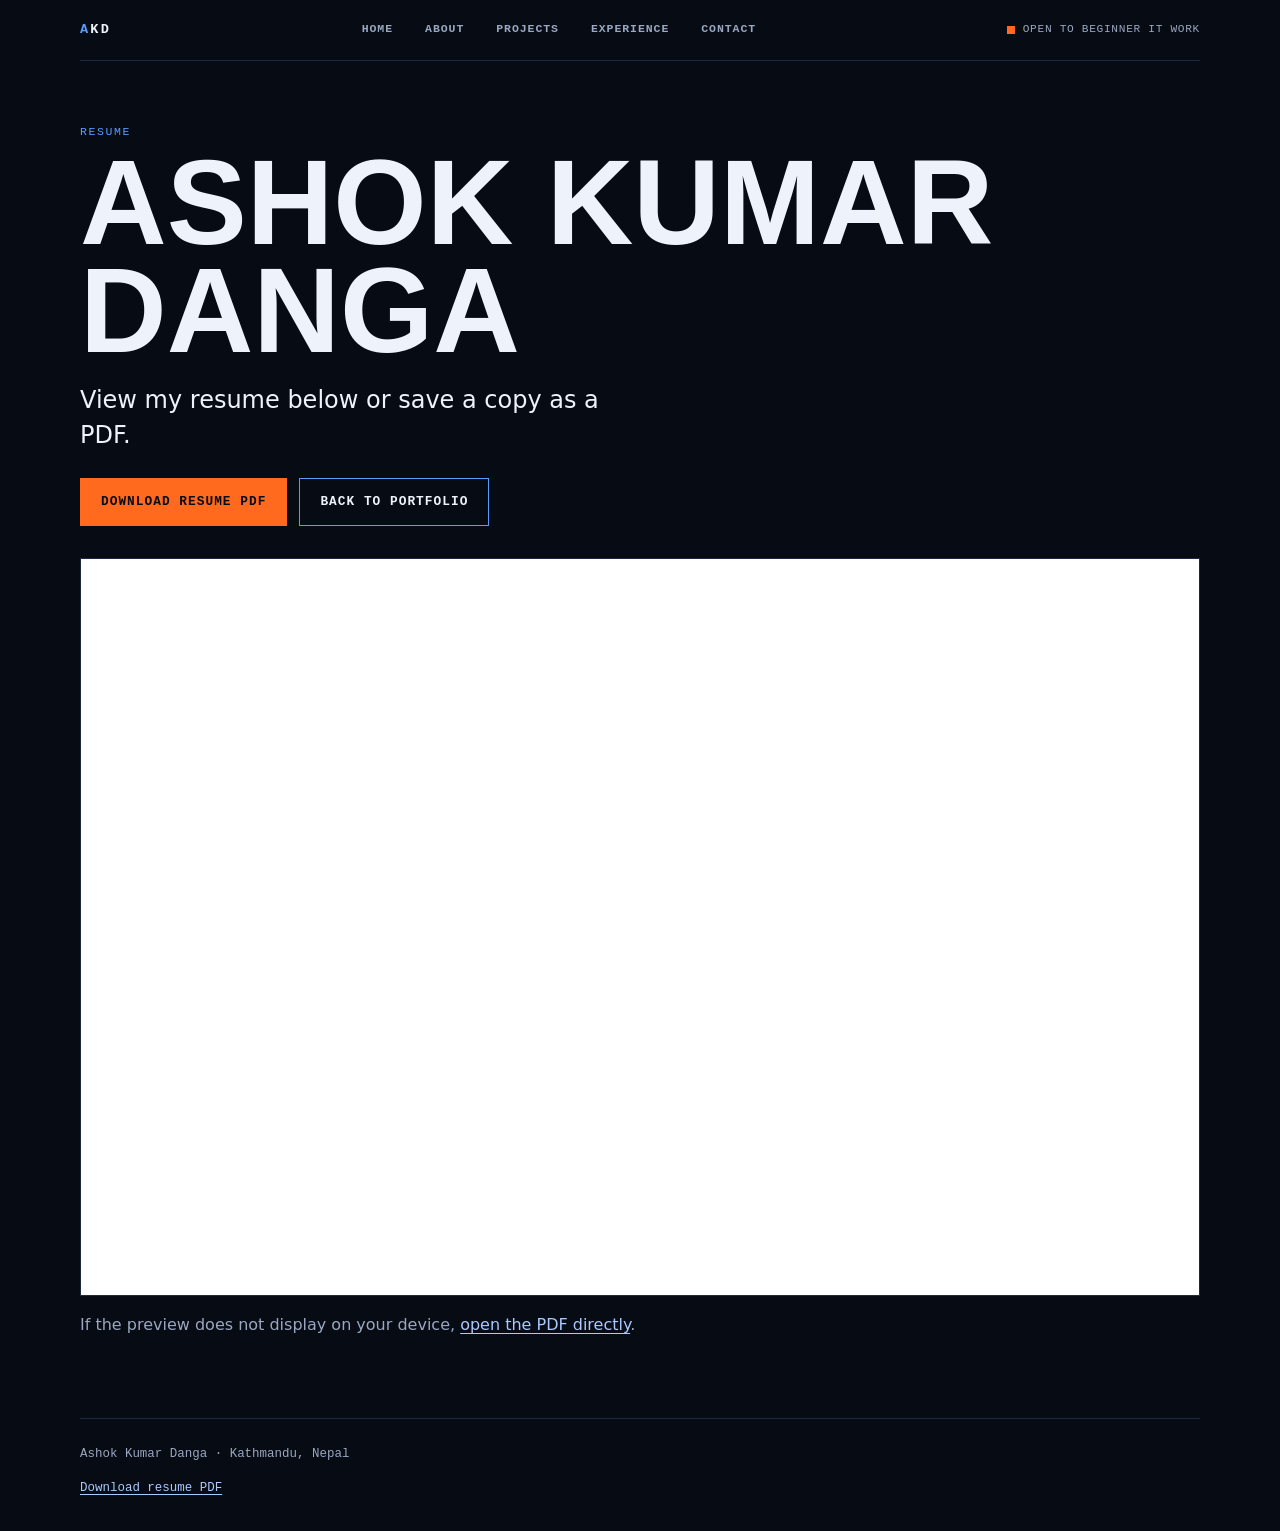
<file: resume.html>
<!doctype html>
<html lang="en">
<head>
<meta charset="utf-8">
<meta name="viewport" content="width=device-width, initial-scale=1">
<title>Resume - Ashok Kumar Danga</title>
<meta name="description" content="View or download Ashok Kumar Danga's resume.">
<meta name="theme-color" content="#070b14">
<meta name="color-scheme" content="dark">
<link rel="stylesheet" href="style.css">
</head>
<body>
<a class="skip" href="#main">Skip to content</a>
<header class="top wrap">
  <a class="brand" href="index.html" aria-label="Ashok Kumar Danga, home"><b>A</b>KD</a>
  <nav class="nav" aria-label="Main">
    <a href="index.html"><span class="roll"><span data-t="Home">Home</span></span></a>
    <a href="about.html"><span class="roll"><span data-t="About">About</span></span></a>
    <a href="projects.html"><span class="roll"><span data-t="Projects">Projects</span></span></a>
    <a href="experience.html"><span class="roll"><span data-t="Experience">Experience</span></span></a>
    <a href="contact.html"><span class="roll"><span data-t="Contact">Contact</span></span></a>
  </nav>
  <span class="status"><i class="dot" aria-hidden="true"></i>Open to beginner IT work</span>
</header>
<main id="main" class="wrap">
  <section class="hero">
    <p class="label">Resume</p>
    <h1 class="page-title">Ashok Kumar Danga</h1>
    <p class="lead">View my resume below or save a copy as a PDF.</p>
    <div class="actions">
      <a class="btn btn--solid" href="resume.pdf" download>Download resume PDF</a>
      <a class="btn" href="index.html">Back to portfolio</a>
    </div>
    <iframe class="resume-viewer" src="resume.pdf" title="Ashok Kumar Danga resume PDF" width="100%" height="900"></iframe>
    <p class="muted">If the preview does not display on your device, <a class="inline" href="resume.pdf" target="_blank" rel="noopener">open the PDF directly</a>.</p>
  </section>
</main>
<footer class="foot wrap"><p>Ashok Kumar Danga · Kathmandu, Nepal</p><p><a class="inline" href="resume.pdf" download>Download resume PDF</a></p></footer>
</body>
</html>
</file>
<file: style.css>
/* Ashok Kumar Danga portfolio. One dark theme shared by every page.
   Colour roles: navy ground, blue for structure (labels, lines, active states),
   orange for actions and heat (buttons, fire, letter glow). Yellow only appears inside heat effects.
   Layout: single column on phones with a bottom tab bar; top bar and wider grids from 760px. */

:root {
  --bg: #070b14;
  --bg-2: #0d1424;
  --line: #1d2842;
  --fg: #eef2fa;
  --muted: #9aa7c0;
  --blue: #5a9bff;
  --blue-hi: #a9c9ff;
  --ember: #ff6a1f;
  --ember-hi: #ff8c42;
  --glow: #ffd43b;
  --ink: #070b14;
  --font-display: "Big Shoulders Display", "Arial Narrow", "Roboto Condensed", Impact, sans-serif;
  --font-body: "IBM Plex Sans", system-ui, -apple-system, "Segoe UI", Roboto, sans-serif;
  --font-mono: "JetBrains Mono", ui-monospace, SFMono-Regular, Menlo, Consolas, monospace;
  --nav-h: 60px;
  color-scheme: dark;
}

*, *::before, *::after { box-sizing: border-box; }
[hidden] { display: none !important; }

html { -webkit-text-size-adjust: 100%; scroll-behavior: smooth; }

body {
  margin: 0;
  background: var(--bg);
  color: var(--fg);
  font: 400 1rem/1.65 var(--font-body);
  padding-left: max(16px, env(safe-area-inset-left, 0px));
  padding-right: max(16px, env(safe-area-inset-right, 0px));
  padding-bottom: calc(var(--nav-h) + env(safe-area-inset-bottom, 0px) + 1rem);
  overflow-x: clip;
  -webkit-font-smoothing: antialiased;
}

img, canvas, pre { max-width: 100%; }
a { color: inherit; }
:focus-visible { outline: 2px solid var(--blue-hi); outline-offset: 3px; }
::selection { background: var(--blue); color: var(--ink); }

.wrap { width: 100%; max-width: 70rem; margin-inline: auto; }
.sr { position: absolute; width: 1px; height: 1px; overflow: hidden; clip: rect(0 0 0 0); white-space: nowrap; }
.skip { position: absolute; left: -999px; top: 0; z-index: 50; background: var(--blue-hi); color: var(--ink); padding: .6rem 1rem; font: 700 .8rem var(--font-mono); }
.skip:focus { left: 0; }
.inline { color: var(--blue-hi); text-underline-offset: 3px; }

/* ---------- header and navigation ---------- */
.top { display: flex; align-items: center; justify-content: space-between; gap: 1rem; padding-block: 1rem; border-bottom: 1px solid var(--line); }
.brand { font: 700 .85rem/1 var(--font-mono); letter-spacing: .16em; text-transform: uppercase; text-decoration: none; color: var(--fg); }
.brand b { color: var(--blue); font-weight: 700; }
.status { display: inline-flex; align-items: center; gap: .5rem; font: 400 .7rem/1.2 var(--font-mono); letter-spacing: .06em; text-transform: uppercase; color: var(--muted); }
.dot { width: .5rem; height: .5rem; background: var(--ember); display: inline-block; animation: pulse 2s steps(2, end) infinite; }
@keyframes pulse { 50% { opacity: .25; } }

.nav {
  position: fixed; left: 0; right: 0; bottom: 0; z-index: 30;
  display: grid; grid-template-columns: repeat(5, 1fr);
  background: rgba(7, 11, 20, .94);
  border-top: 1px solid var(--line);
  padding-bottom: env(safe-area-inset-bottom, 0px);
  padding-left: env(safe-area-inset-left, 0px);
  padding-right: env(safe-area-inset-right, 0px);
  -webkit-backdrop-filter: blur(10px); backdrop-filter: blur(10px);
}
.nav a {
  display: flex; align-items: center; justify-content: center; min-height: var(--nav-h);
  margin-top: -1px; border-top: 2px solid transparent;
  font: 700 .66rem/1 var(--font-mono); letter-spacing: .05em; text-transform: uppercase;
  text-decoration: none; color: var(--muted);
}
.nav a[aria-current="page"] { color: var(--fg); border-top-color: var(--blue); }
@media (max-width: 359px) { .nav a { font-size: .58rem; letter-spacing: .02em; } }

/* Text that rolls up to a second copy on hover, focus and press. */
.roll { display: inline-block; height: 1.25em; line-height: 1.25em; overflow: hidden; vertical-align: bottom; }
.roll > span { display: block; transition: transform .32s cubic-bezier(.2, .7, .2, 1); }
.roll > span::after { content: attr(data-t); content: attr(data-t) / ""; display: block; color: var(--blue-hi); }
a:focus-visible .roll > span, a:active .roll > span,
button:focus-visible .roll > span, button:active .roll > span { transform: translateY(-50%); }
@media (hover: hover) {
  a:hover .roll > span, button:hover .roll > span { transform: translateY(-50%); }
}

/* ---------- type ---------- */
h1, h2, h3 { margin: 0; font-family: var(--font-display); font-weight: 900; text-transform: uppercase; line-height: .9; text-wrap: balance; }
.name { font-size: clamp(3.8rem, 22vw, 7rem); line-height: .84; letter-spacing: -.01em; margin: .7rem 0 0; }
.name .w { display: block; }
.page-title { font-size: clamp(2.6rem, 13vw, 7.5rem); margin: .5rem 0 0; }
.h2 { font-size: clamp(2.1rem, 9vw, 3.6rem); }
.label { margin: 0; font: 500 .72rem/1.3 var(--font-mono); letter-spacing: .14em; text-transform: uppercase; color: var(--blue); }
.lead { margin: 1.2rem 0 0; max-width: 36rem; font-size: clamp(1.12rem, 4.6vw, 1.5rem); line-height: 1.45; }
.prose p { margin: 0 0 1rem; max-width: 38rem; }
.muted { color: var(--muted); }

.w { display: inline-block; white-space: nowrap; }
.l { display: inline-block; transition: color .25s ease, transform .25s ease; }
.l.is-scr { color: var(--blue-hi); }

/* ---------- layout blocks ---------- */
.hero { padding-block: clamp(1.8rem, 6vw, 4rem) 0; }
.section { padding-block: clamp(2.5rem, 8vw, 5rem) 0; }
.actions { display: flex; flex-wrap: wrap; gap: .75rem; margin-top: 1.6rem; }

/* Primary actions are orange, secondary actions are blue outlines. */
.btn {
  display: inline-flex; align-items: center; justify-content: center; min-height: 48px; padding: 0 1.25rem;
  font: 700 .8rem/1 var(--font-mono); letter-spacing: .08em; text-transform: uppercase; text-decoration: none;
  color: var(--fg); background: transparent; border: 1px solid var(--blue); cursor: pointer;
  transition: background .2s, color .2s, border-color .2s;
}
.btn .roll > span::after { color: inherit; }
.btn--solid { background: var(--ember); border-color: var(--ember); color: var(--ink); }
.btn--small { min-height: 44px; padding: 0 1rem; font-size: .72rem; }
@media (hover: hover) {
  .btn:hover { background: var(--blue); border-color: var(--blue); color: var(--ink); }
  .btn--solid:hover { background: var(--ember-hi); border-color: var(--ember-hi); color: var(--ink); }
}
.btn:active { background: var(--blue); border-color: var(--blue); color: var(--ink); }
.btn--solid:active { background: var(--ember-hi); border-color: var(--ember-hi); color: var(--ink); }

/* fire */
.fire-wrap { margin-top: clamp(1.6rem, 5vw, 3rem); }
.fire { display: block; width: 100%; height: clamp(270px, 70vw, 460px); border: 1px solid var(--line); background: var(--bg); touch-action: pan-y; cursor: crosshair; }
.fire--strip { height: clamp(150px, 38vw, 260px); }
.caption { display: flex; flex-wrap: wrap; gap: .2rem 1.2rem; margin: .6rem 0 0; font: 400 .72rem/1.5 var(--font-mono); letter-spacing: .04em; color: var(--muted); }

/* ascii */
.ascii-wrap { margin-top: 2rem; padding: 1rem 12px; min-height: min(60vw, 22rem); display: grid; place-items: center; background: var(--bg-2); border: 1px solid var(--line); touch-action: pan-y; cursor: grab; }
.ascii { margin: 0; font-family: var(--font-mono); line-height: 1; white-space: pre; color: var(--blue); font-size: clamp(9px, 2.4vw, 17px); user-select: none; }
@supports ((background-clip: text) or (-webkit-background-clip: text)) {
  .ascii { background-image: linear-gradient(180deg, #d6e6ff, var(--blue) 55%, #2a56c9); -webkit-background-clip: text; background-clip: text; -webkit-text-fill-color: transparent; }
}

/* photo */
.photo { display: block; width: 100%; height: auto; background: var(--bg-2); border: 1px solid var(--line); }
.photo--glance { aspect-ratio: 1 / 1; object-fit: cover; object-position: 50% 18%; }
.about-grid { display: grid; gap: 1.8rem; margin-top: .4rem; }
.about-photo { margin: 0; width: min(100%, 24rem); }

/* facts list */
.glance { display: grid; gap: 1.4rem; margin-top: 1rem; }
.glance-photo { margin: 0; width: min(100%, 15rem); }
.facts { margin: 0; border-top: 1px solid var(--line); }
.facts > div { display: grid; gap: .2rem; padding: 1rem 0; border-bottom: 1px solid var(--line); }
.facts dt { font: 500 .72rem/1.3 var(--font-mono); letter-spacing: .14em; text-transform: uppercase; color: var(--blue); }
.facts dd { margin: 0; font-size: 1.1rem; }

/* square cells, echoing the number grid */
.group { margin-top: 2rem; }
.group h3 { margin-bottom: .8rem; font: 500 .72rem/1.3 var(--font-mono); letter-spacing: .14em; text-transform: uppercase; color: var(--blue); }
.cells { display: grid; grid-template-columns: repeat(var(--n, 2), minmax(0, 1fr)); margin: 0; padding: 0; list-style: none; border-left: 1px solid var(--line); border-top: 1px solid var(--line); }
.cells li { min-height: 64px; display: flex; align-items: flex-end; padding: .75rem; border-right: 1px solid var(--line); border-bottom: 1px solid var(--line); font: 500 .78rem/1.3 var(--font-mono); overflow-wrap: anywhere; }

/* project cards */
.cards { display: grid; grid-template-columns: minmax(0, 1fr); gap: 1px; margin: 1.2rem 0 0; padding: 0; list-style: none; background: var(--line); border: 1px solid var(--line); }
.card { display: grid; gap: .8rem; align-content: start; padding: 1.4rem 1.25rem 1.6rem; background: var(--bg); }
.card-icon { width: 44px; height: 44px; color: var(--blue); fill: none; stroke: currentColor; stroke-width: 2; stroke-linecap: square; stroke-linejoin: miter; }
.card-title { font-size: clamp(1.9rem, 8vw, 2.5rem); }
.card p { margin: 0; max-width: 28rem; color: var(--muted); }

/* design gallery */
.gallery { display: grid; grid-template-columns: repeat(2, minmax(0, 1fr)); gap: 12px; margin: 1.2rem 0 0; padding: 0; list-style: none; }
.gallery li { min-width: 0; }
.gallery .wide { grid-column: 1 / -1; }
.shot { display: block; text-decoration: none; border: 1px solid var(--line); background: var(--bg-2); cursor: zoom-in; transition: border-color .2s; }
.shot-frame { display: block; overflow: hidden; line-height: 0; }
.shot img { display: block; width: 100%; height: auto; transition: transform .4s cubic-bezier(.2, .7, .2, 1); }
.shot-cap { display: block; padding: .6rem .7rem; font: 500 .72rem/1.35 var(--font-mono); letter-spacing: .04em; color: var(--muted); }
@media (hover: hover) {
  .shot:hover { border-color: var(--blue); }
  .shot:hover img { transform: scale(1.03); }
}

/* design preview window */
.lb { width: min(96vw, 1100px); max-height: 96vh; padding: 0; border: 0; background: transparent; color: var(--fg); overflow: visible; }
.lb::backdrop { background: rgba(3, 6, 12, .93); }
.lb img { display: block; max-width: 100%; max-height: 80vh; margin: 0 auto; object-fit: contain; }
.lb-cap { margin: .8rem 0 0; text-align: center; font: 500 .78rem/1.4 var(--font-mono); letter-spacing: .06em; color: var(--muted); }
.lb-close { display: block; margin: 0 0 .8rem auto; min-height: 44px; padding: 0 1.1rem; font: 700 .75rem/1 var(--font-mono); letter-spacing: .08em; text-transform: uppercase; color: var(--fg); background: var(--bg-2); border: 1px solid var(--blue); cursor: pointer; }

/* experience entries */
.entries { margin-top: 2rem; }
.entry { display: grid; gap: .8rem; padding: 1.6rem 0; border-top: 1px solid var(--line); }
.entry:last-child { border-bottom: 1px solid var(--line); }
.entry .tag { margin: 0; font: 500 .72rem/1.3 var(--font-mono); letter-spacing: .14em; text-transform: uppercase; color: var(--blue); }
.entry h2 { font-size: clamp(2.2rem, 10vw, 3.6rem); }
.entry p { margin: .6rem 0 0; max-width: 36rem; }

/* contact */
.channels { margin: 2rem 0 0; padding: 0; list-style: none; border-top: 1px solid var(--line); }
.channel { display: grid; gap: .6rem; padding: 1.2rem 0; border-bottom: 1px solid var(--line); }
.channel .k { font: 500 .72rem/1.3 var(--font-mono); letter-spacing: .14em; text-transform: uppercase; color: var(--blue); }
.channel .v { font: 500 clamp(1.05rem, 5vw, 1.6rem)/1.3 var(--font-mono); overflow-wrap: anywhere; }
.channel .row { display: flex; flex-wrap: wrap; gap: .6rem; }
.socials { display: flex; flex-wrap: wrap; gap: .75rem; margin: 1rem 0 0; padding: 0; list-style: none; }

/* footer */
.foot { display: grid; gap: .9rem; margin-top: clamp(3rem, 9vw, 5rem); padding-block: 1.6rem 2rem; border-top: 1px solid var(--line); font: 400 .78rem/1.6 var(--font-mono); color: var(--muted); }
.foot p { margin: 0; overflow-wrap: anywhere; }
.foot-links { display: flex; flex-wrap: wrap; gap: .4rem 1.4rem; margin: 0; padding: 0; list-style: none; }
.foot-links a { color: var(--fg); text-decoration: none; text-transform: uppercase; letter-spacing: .08em; }

/* ---------- wider screens ---------- */
@media (min-width: 640px) {
  .facts > div { grid-template-columns: 12rem 1fr; gap: 2rem; align-items: baseline; }
  .channel { grid-template-columns: 9rem 1fr auto; align-items: center; gap: 1.5rem; }
  .cards { grid-template-columns: repeat(2, minmax(0, 1fr)); }
}

@media (min-width: 760px) {
  body { padding-bottom: 0; }
  .nav { position: static; display: flex; gap: 2rem; padding: 0; background: none; border: 0; -webkit-backdrop-filter: none; backdrop-filter: none; }
  .nav a { min-height: 0; margin: 0; padding-block: .35rem; border-top: 0; border-bottom: 2px solid transparent; font-size: .72rem; letter-spacing: .08em; }
  .nav a[aria-current="page"] { border-bottom-color: var(--blue); }
  .name { font-size: clamp(5rem, 9.6vw, 8.8rem); }
  .name .w { display: inline-block; margin-right: .22em; }
  .entry { grid-template-columns: 12rem 1fr; gap: 2rem; }
  .entry .tag { padding-top: .6rem; }
  .ascii-wrap { min-height: 24rem; }
  .glance { grid-template-columns: 15rem minmax(0, 1fr); gap: 3rem; align-items: start; }
  .about-grid { grid-template-columns: minmax(0, 1.3fr) minmax(0, .8fr); gap: 3rem; align-items: start; }
  .gallery { grid-template-columns: repeat(3, minmax(0, 1fr)); gap: 16px; }
}

@media (min-width: 1000px) {
  .cards { grid-template-columns: repeat(4, minmax(0, 1fr)); }
}

@media (prefers-reduced-motion: reduce) {
  html { scroll-behavior: auto; }
  *, *::before, *::after { animation: none !important; transition: none !important; }
}

/* Calm reveals, pointer-following light, and a readable resume preview. */
.reveal { opacity: .2; transform: translateY(8px); transition: opacity .55s ease, transform .55s ease; }
.reveal.is-visible { opacity: 1; transform: none; }
.card, .shot, .btn { position: relative; }
.card::after, .shot::after, .btn::after { content: ""; position: absolute; inset: 0; pointer-events: none; opacity: 0; background: radial-gradient(180px circle at var(--mx, 50%) var(--my, 50%), rgba(90,155,255,.12), transparent 72%); transition: opacity .2s; }
.project-kind { margin: 0; color: var(--blue-hi); font: 500 .68rem/1.3 var(--font-mono); letter-spacing: .12em; text-transform: uppercase; }
.learning-card { border-top: 2px solid var(--blue); }
.resume-viewer { display: block; width: 100%; height: min(82vh, 900px); margin: 2rem 0 1rem; border: 1px solid var(--line); background: #fff; }
@media (hover: hover) and (pointer: fine) {
  .card:hover::after, .shot:hover::after, .btn:hover::after { opacity: 1; }
}
@media (max-width: 520px) {
  .top { gap: .55rem; padding-block: .75rem; }
  .status { max-width: 11rem; font-size: .58rem; line-height: 1.4; }
  .hero { padding-top: 1.5rem; }
  .actions .btn { flex: 1 1 100%; }
  .channel { gap: .45rem; }
  .resume-viewer { height: 72vh; }
}
@media (prefers-reduced-motion: reduce) {
  .reveal { opacity: 1; transform: none; }
}
.pointer-particle { position: absolute; z-index: 2; width: 4px; height: 4px; border-radius: 50%; background: var(--blue-hi); box-shadow: 0 0 9px rgba(90,155,255,.8); pointer-events: none; animation: particle-drift .65s ease-out forwards; }
@keyframes particle-drift { to { opacity: 0; transform: translate(var(--dx, 9px), -14px) scale(.25); } }
@media (prefers-reduced-motion: reduce) { .pointer-particle { animation: none; opacity: 0; } }
</file>
